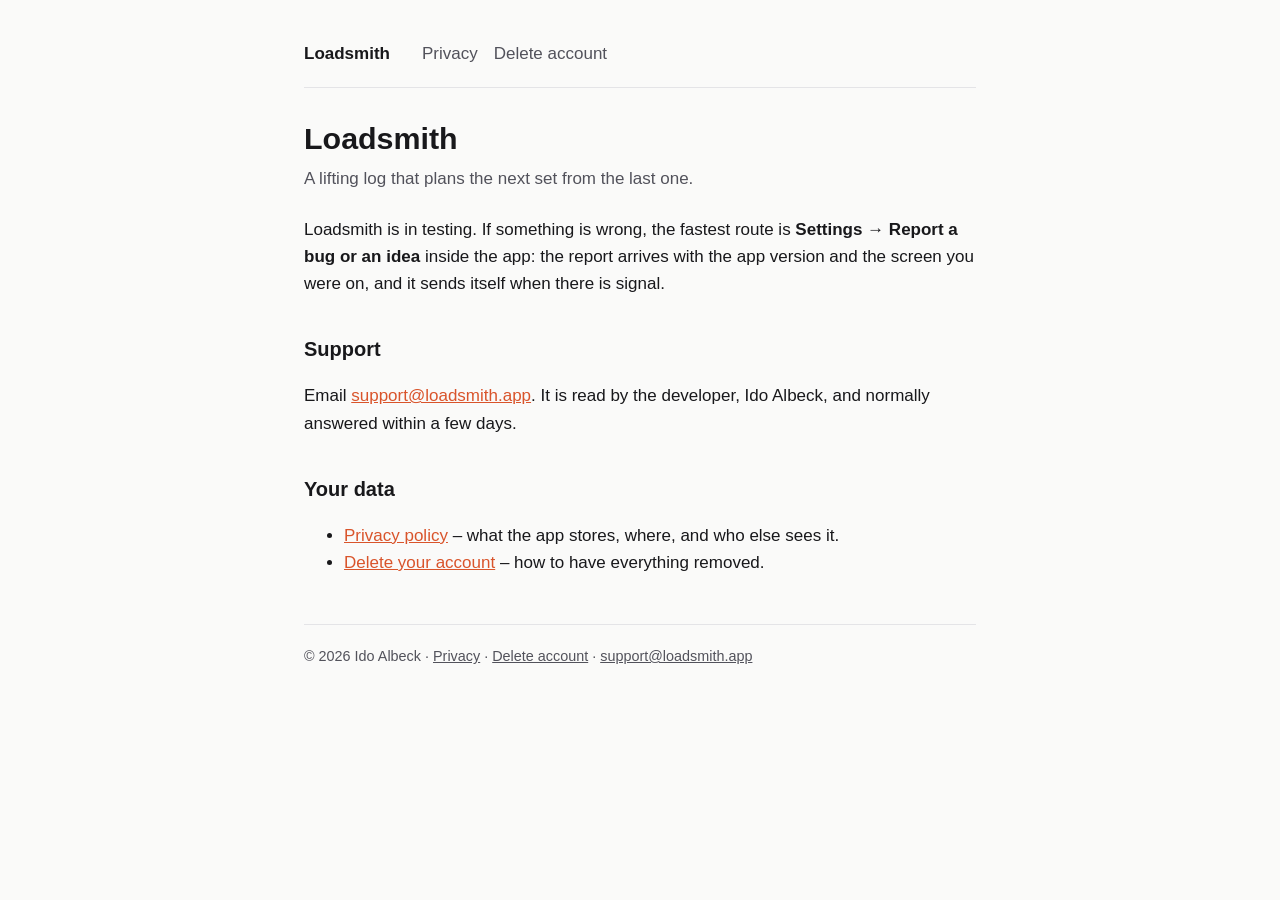
<file: index.html>
<!doctype html>
<html lang="en">
<head>
<meta charset="utf-8">
<meta name="viewport" content="width=device-width, initial-scale=1">
<title>Loadsmith – Support</title>
<meta name="description" content="Support, privacy and account deletion for the Loadsmith lifting log.">
<link rel="stylesheet" href="/style.css">
</head>
<body>
<main>
<header class="site">
  <a href="/">Loadsmith</a>
  <nav><a href="/privacy/">Privacy</a><a href="/delete-account/">Delete account</a></nav>
</header>

<h1>Loadsmith</h1>
<p class="meta">A lifting log that plans the next set from the last one.</p>

<p>Loadsmith is in testing. If something is wrong, the fastest route is <strong>Settings → Report a bug or an idea</strong> inside the app: the report arrives with the app version and the screen you were on, and it sends itself when there is signal.</p>

<h2>Support</h2>
<p>Email <a href="mailto:support@loadsmith.app">support@loadsmith.app</a>. It is read by the developer, Ido Albeck, and normally answered within a few days.</p>

<h2>Your data</h2>
<ul>
  <li><a href="/privacy/">Privacy policy</a> – what the app stores, where, and who else sees it.</li>
  <li><a href="/delete-account/">Delete your account</a> – how to have everything removed.</li>
</ul>

<footer>
  © 2026 Ido Albeck · <a href="/privacy/">Privacy</a> · <a href="/delete-account/">Delete account</a> · <a href="mailto:support@loadsmith.app">support@loadsmith.app</a>
</footer>
</main>
</body>
</html>
</file>
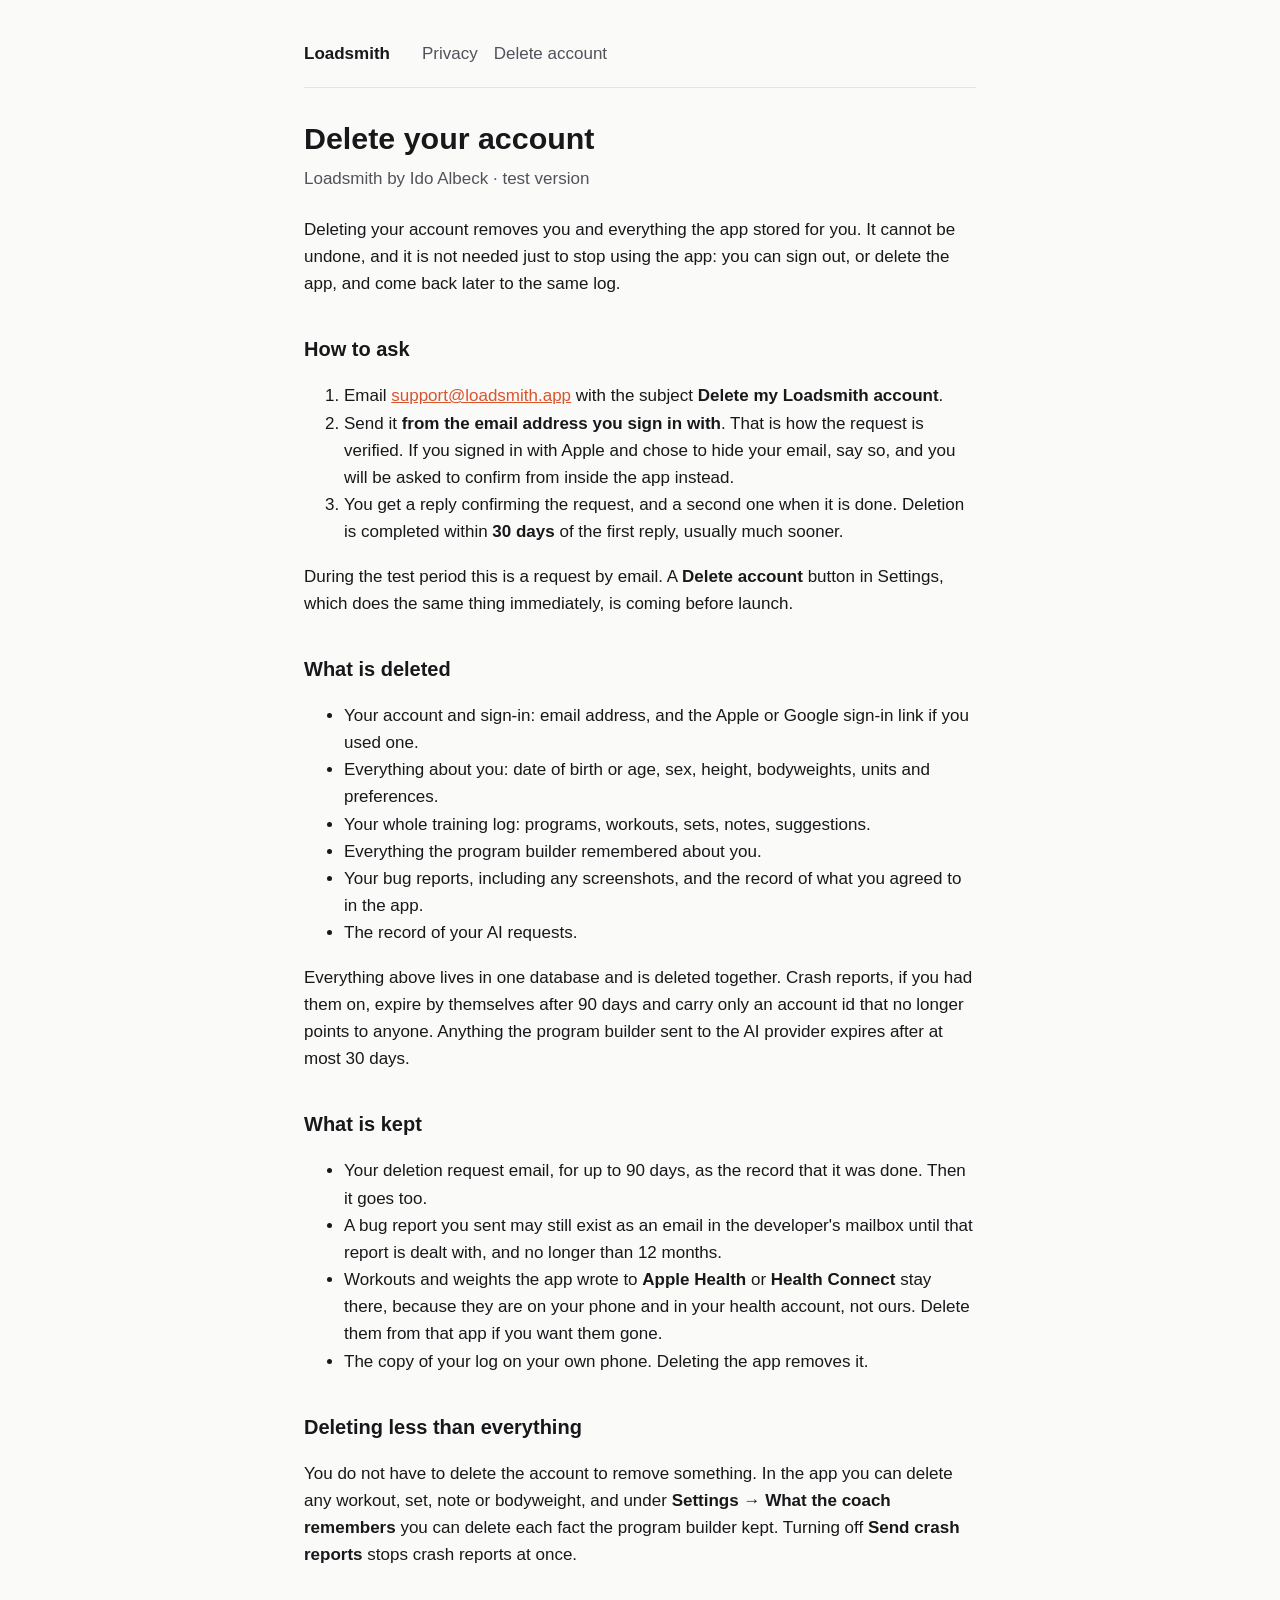
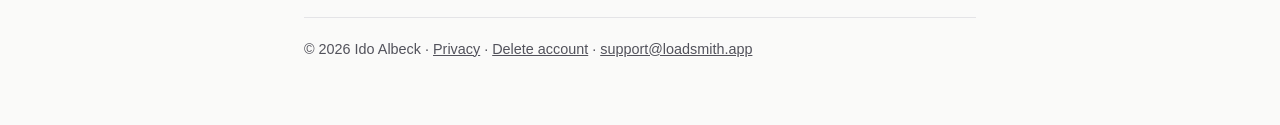
<file: delete-account/index.html>
<!doctype html>
<html lang="en">
<head>
<meta charset="utf-8">
<meta name="viewport" content="width=device-width, initial-scale=1">
<title>Loadsmith – Delete your account</title>
<meta name="description" content="How to delete your Loadsmith account and everything stored with it.">
<link rel="stylesheet" href="/style.css">
</head>
<body>
<main>
<header class="site">
  <a href="/">Loadsmith</a>
  <nav><a href="/privacy/">Privacy</a><a href="/delete-account/">Delete account</a></nav>
</header>

<h1>Delete your account</h1>
<p class="meta">Loadsmith by Ido Albeck · test version</p>

<p>Deleting your account removes you and everything the app stored for you. It cannot be undone, and it is not needed just to stop using the app: you can sign out, or delete the app, and come back later to the same log.</p>

<h2>How to ask</h2>
<ol>
  <li>Email <a href="mailto:support@loadsmith.app?subject=Delete%20my%20Loadsmith%20account">support@loadsmith.app</a> with the subject <strong>Delete my Loadsmith account</strong>.</li>
  <li>Send it <strong>from the email address you sign in with</strong>. That is how the request is verified. If you signed in with Apple and chose to hide your email, say so, and you will be asked to confirm from inside the app instead.</li>
  <li>You get a reply confirming the request, and a second one when it is done. Deletion is completed within <strong>30 days</strong> of the first reply, usually much sooner.</li>
</ol>
<p>During the test period this is a request by email. A <strong>Delete account</strong> button in Settings, which does the same thing immediately, is coming before launch.</p>

<h2>What is deleted</h2>
<ul>
  <li>Your account and sign-in: email address, and the Apple or Google sign-in link if you used one.</li>
  <li>Everything about you: date of birth or age, sex, height, bodyweights, units and preferences.</li>
  <li>Your whole training log: programs, workouts, sets, notes, suggestions.</li>
  <li>Everything the program builder remembered about you.</li>
  <li>Your bug reports, including any screenshots, and the record of what you agreed to in the app.</li>
  <li>The record of your AI requests.</li>
</ul>
<p>Everything above lives in one database and is deleted together. Crash reports, if you had them on, expire by themselves after 90 days and carry only an account id that no longer points to anyone. Anything the program builder sent to the AI provider expires after at most 30 days.</p>

<h2>What is kept</h2>
<ul>
  <li>Your deletion request email, for up to 90 days, as the record that it was done. Then it goes too.</li>
  <li>A bug report you sent may still exist as an email in the developer's mailbox until that report is dealt with, and no longer than 12 months.</li>
  <li>Workouts and weights the app wrote to <strong>Apple Health</strong> or <strong>Health Connect</strong> stay there, because they are on your phone and in your health account, not ours. Delete them from that app if you want them gone.</li>
  <li>The copy of your log on your own phone. Deleting the app removes it.</li>
</ul>

<h2>Deleting less than everything</h2>
<p>You do not have to delete the account to remove something. In the app you can delete any workout, set, note or bodyweight, and under <strong>Settings → What the coach remembers</strong> you can delete each fact the program builder kept. Turning off <strong>Send crash reports</strong> stops crash reports at once.</p>

<footer>
  © 2026 Ido Albeck · <a href="/privacy/">Privacy</a> · <a href="/delete-account/">Delete account</a> · <a href="mailto:support@loadsmith.app">support@loadsmith.app</a>
</footer>
</main>
</body>
</html>
</file>
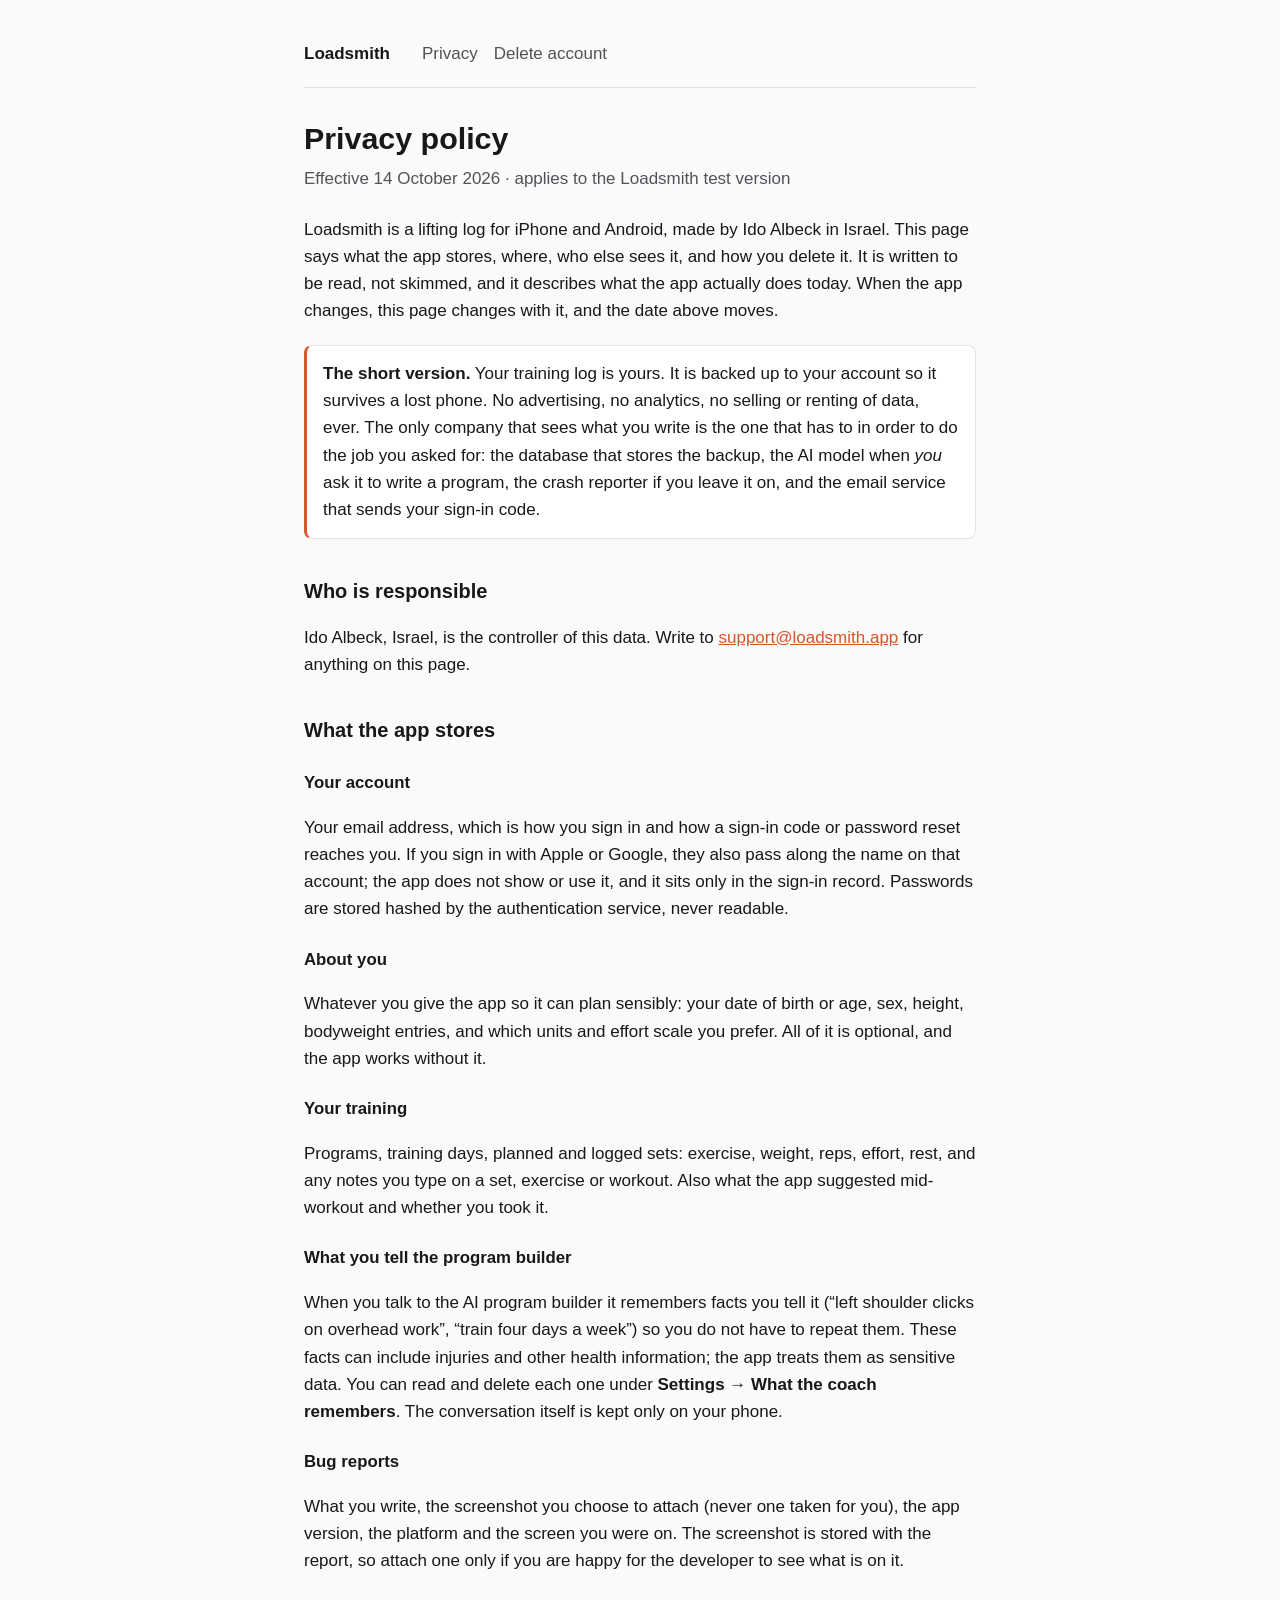
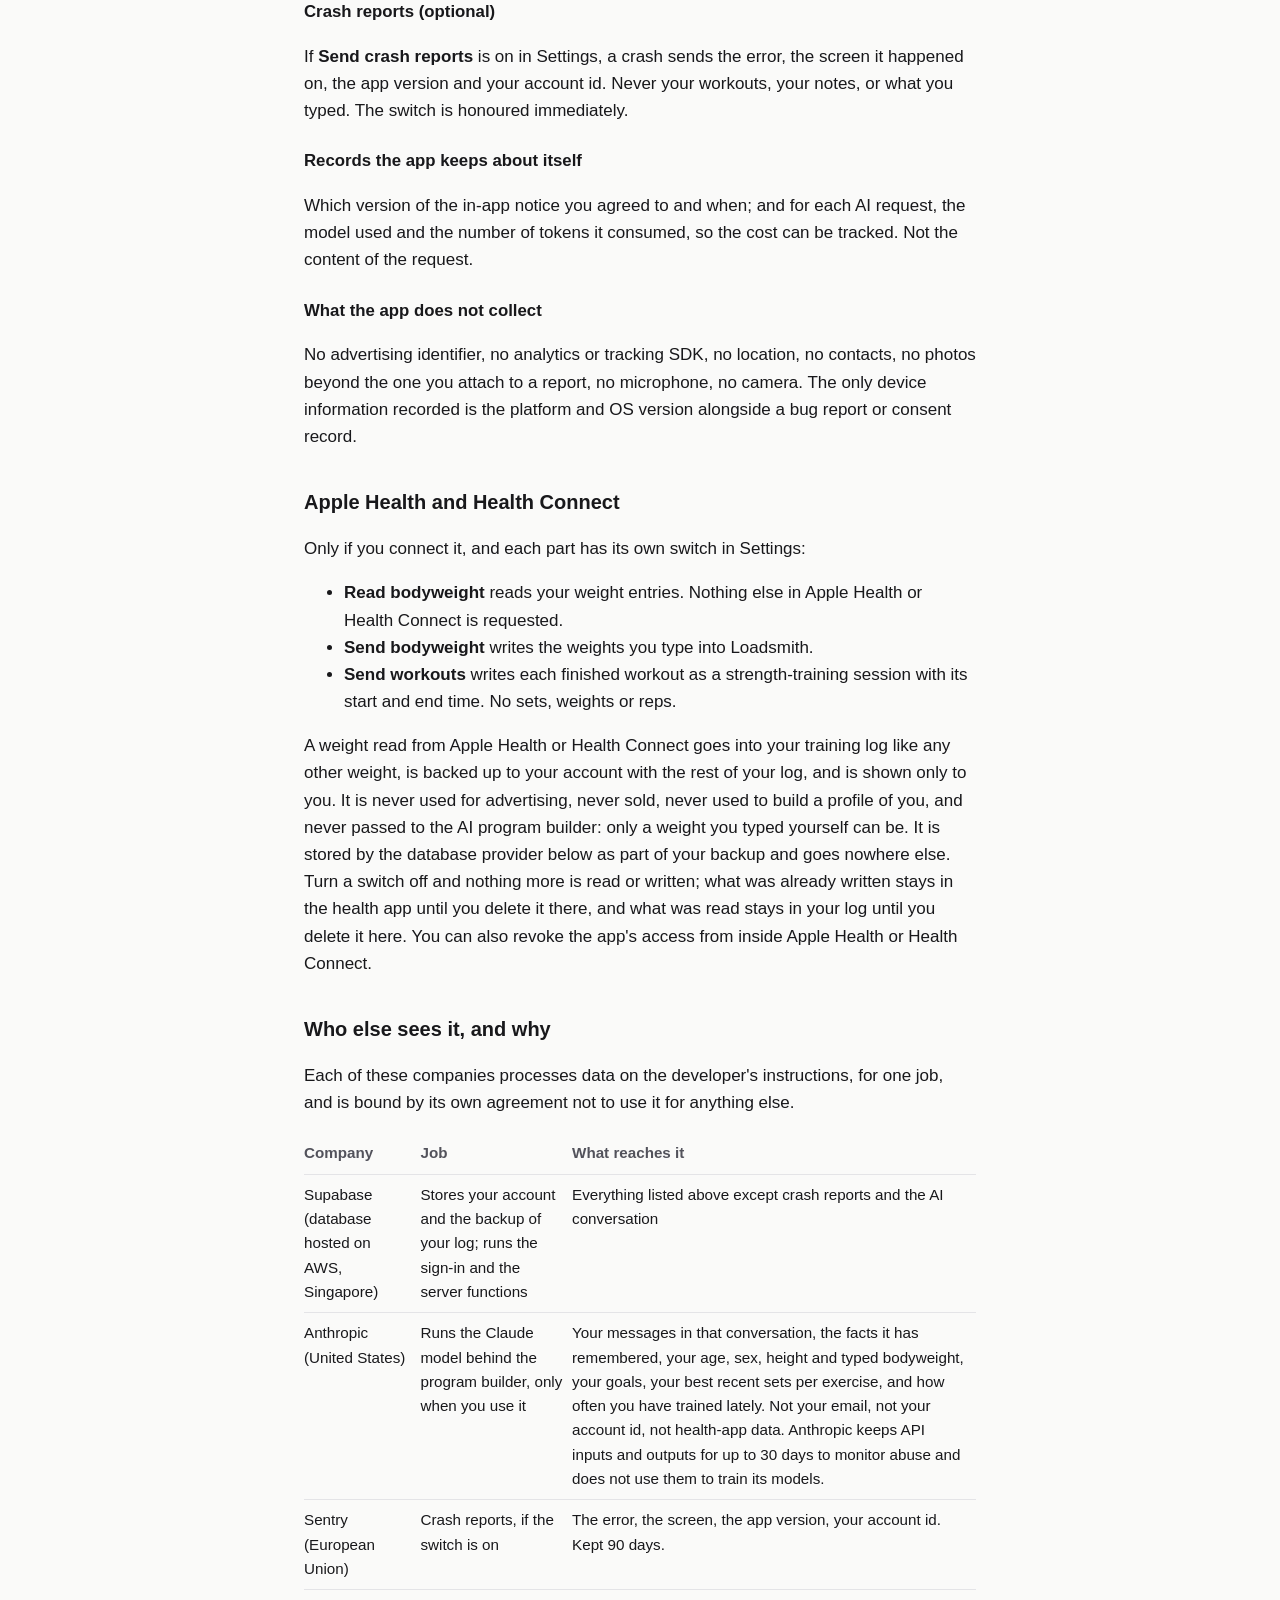
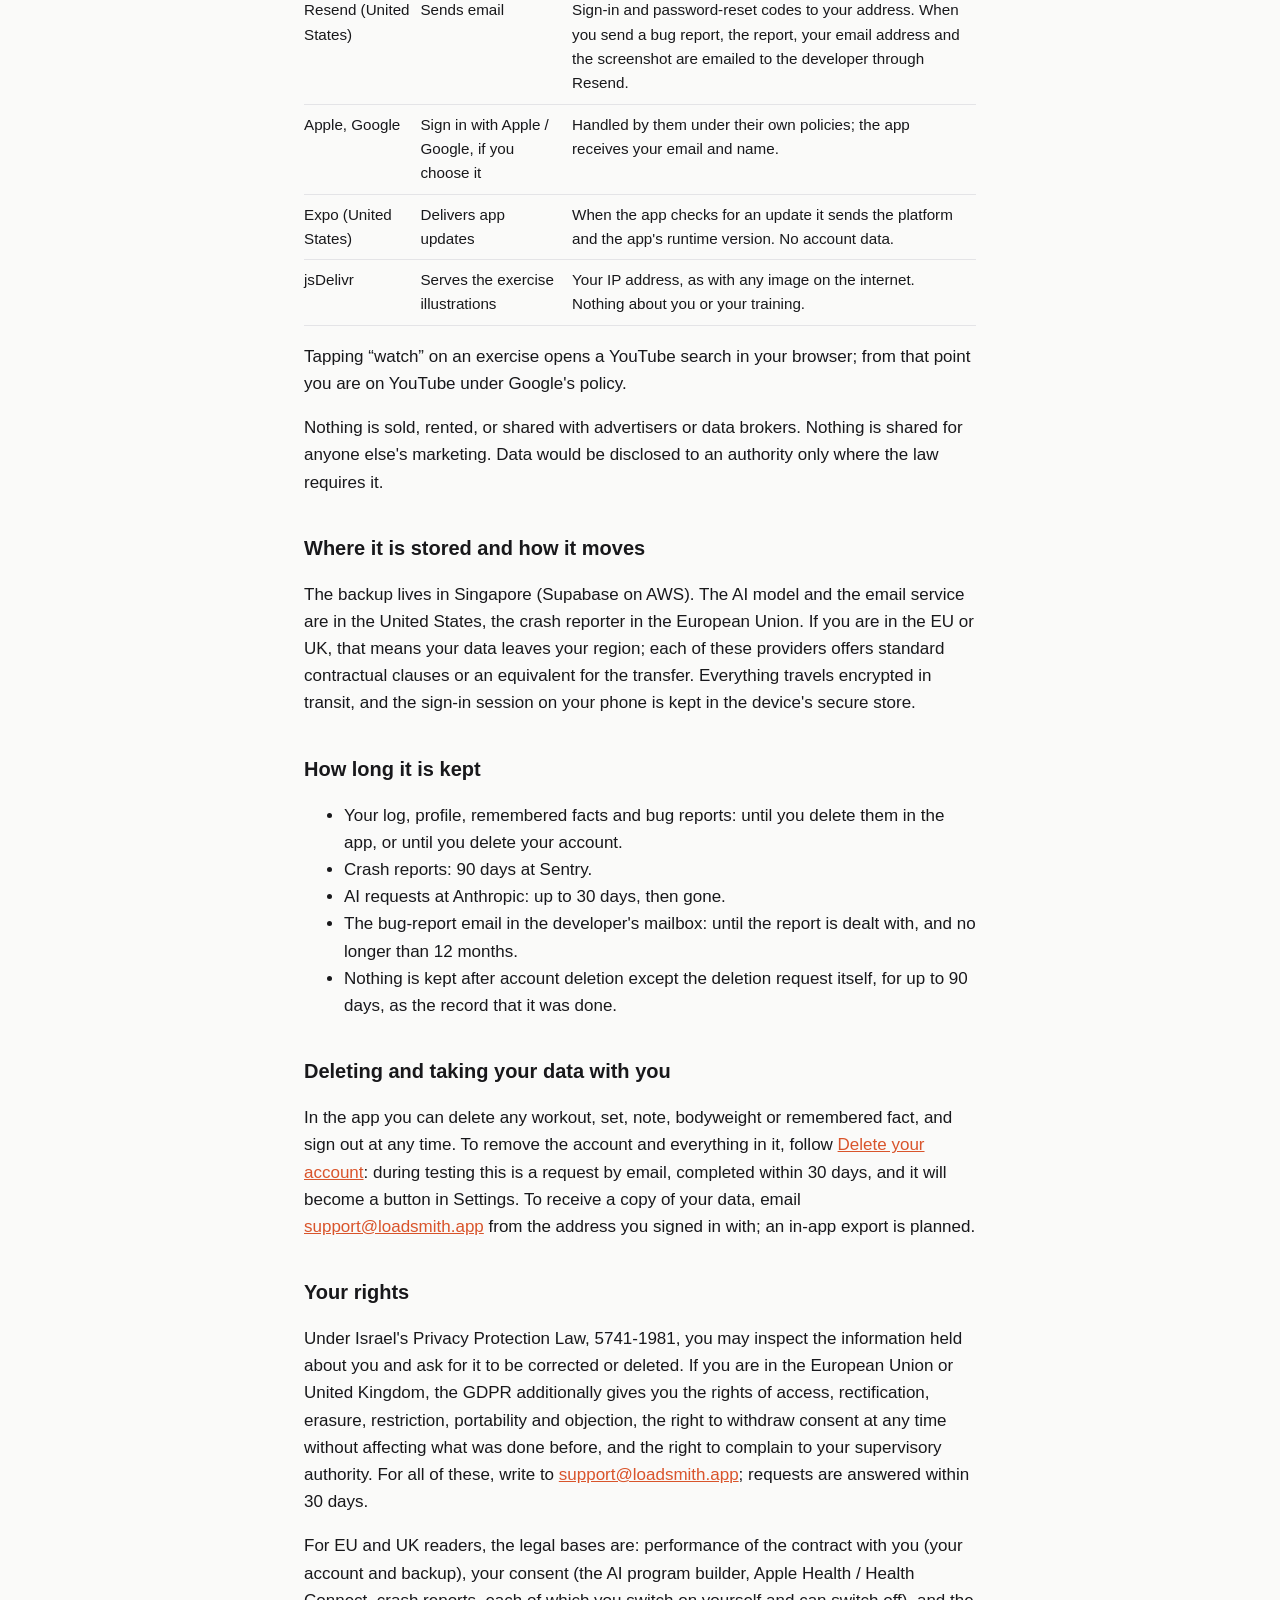
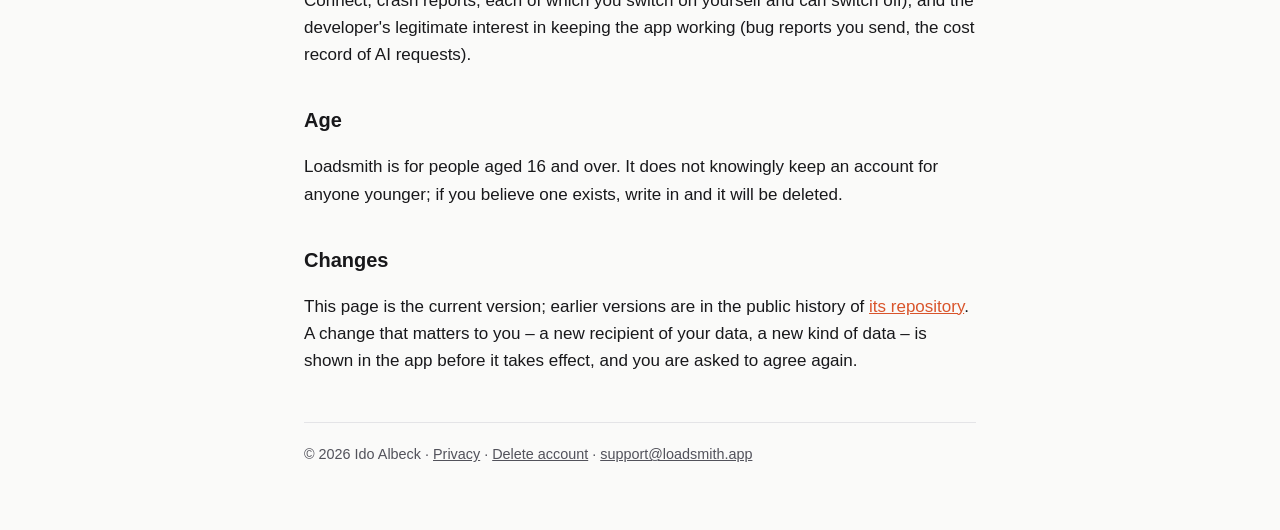
<file: privacy/index.html>
<!doctype html>
<html lang="en">
<head>
<meta charset="utf-8">
<meta name="viewport" content="width=device-width, initial-scale=1">
<title>Loadsmith – Privacy policy</title>
<meta name="description" content="What Loadsmith stores, where it is stored, who else sees it, and how to delete it.">
<link rel="stylesheet" href="/style.css">
</head>
<body>
<main>
<header class="site">
  <a href="/">Loadsmith</a>
  <nav><a href="/privacy/">Privacy</a><a href="/delete-account/">Delete account</a></nav>
</header>

<h1>Privacy policy</h1>
<p class="meta">Effective 14 October 2026 · applies to the Loadsmith test version</p>

<p>Loadsmith is a lifting log for iPhone and Android, made by Ido Albeck in Israel. This page says what the app stores, where, who else sees it, and how you delete it. It is written to be read, not skimmed, and it describes what the app actually does today. When the app changes, this page changes with it, and the date above moves.</p>

<div class="note">
<strong>The short version.</strong> Your training log is yours. It is backed up to your account so it survives a lost phone. No advertising, no analytics, no selling or renting of data, ever. The only company that sees what you write is the one that has to in order to do the job you asked for: the database that stores the backup, the AI model when <em>you</em> ask it to write a program, the crash reporter if you leave it on, and the email service that sends your sign-in code.
</div>

<h2>Who is responsible</h2>
<p>Ido Albeck, Israel, is the controller of this data. Write to <a href="mailto:support@loadsmith.app">support@loadsmith.app</a> for anything on this page.</p>

<h2>What the app stores</h2>

<h3>Your account</h3>
<p>Your email address, which is how you sign in and how a sign-in code or password reset reaches you. If you sign in with Apple or Google, they also pass along the name on that account; the app does not show or use it, and it sits only in the sign-in record. Passwords are stored hashed by the authentication service, never readable.</p>

<h3>About you</h3>
<p>Whatever you give the app so it can plan sensibly: your date of birth or age, sex, height, bodyweight entries, and which units and effort scale you prefer. All of it is optional, and the app works without it.</p>

<h3>Your training</h3>
<p>Programs, training days, planned and logged sets: exercise, weight, reps, effort, rest, and any notes you type on a set, exercise or workout. Also what the app suggested mid-workout and whether you took it.</p>

<h3>What you tell the program builder</h3>
<p>When you talk to the AI program builder it remembers facts you tell it (“left shoulder clicks on overhead work”, “train four days a week”) so you do not have to repeat them. These facts can include injuries and other health information; the app treats them as sensitive data. You can read and delete each one under <strong>Settings → What the coach remembers</strong>. The conversation itself is kept only on your phone.</p>

<h3>Bug reports</h3>
<p>What you write, the screenshot you choose to attach (never one taken for you), the app version, the platform and the screen you were on. The screenshot is stored with the report, so attach one only if you are happy for the developer to see what is on it.</p>

<h3>Crash reports (optional)</h3>
<p>If <strong>Send crash reports</strong> is on in Settings, a crash sends the error, the screen it happened on, the app version and your account id. Never your workouts, your notes, or what you typed. The switch is honoured immediately.</p>

<h3>Records the app keeps about itself</h3>
<p>Which version of the in-app notice you agreed to and when; and for each AI request, the model used and the number of tokens it consumed, so the cost can be tracked. Not the content of the request.</p>

<h3>What the app does not collect</h3>
<p>No advertising identifier, no analytics or tracking SDK, no location, no contacts, no photos beyond the one you attach to a report, no microphone, no camera. The only device information recorded is the platform and OS version alongside a bug report or consent record.</p>

<h2>Apple Health and Health Connect</h2>
<p>Only if you connect it, and each part has its own switch in Settings:</p>
<ul>
  <li><strong>Read bodyweight</strong> reads your weight entries. Nothing else in Apple Health or Health Connect is requested.</li>
  <li><strong>Send bodyweight</strong> writes the weights you type into Loadsmith.</li>
  <li><strong>Send workouts</strong> writes each finished workout as a strength-training session with its start and end time. No sets, weights or reps.</li>
</ul>
<p>A weight read from Apple Health or Health Connect goes into your training log like any other weight, is backed up to your account with the rest of your log, and is shown only to you. It is never used for advertising, never sold, never used to build a profile of you, and never passed to the AI program builder: only a weight you typed yourself can be. It is stored by the database provider below as part of your backup and goes nowhere else. Turn a switch off and nothing more is read or written; what was already written stays in the health app until you delete it there, and what was read stays in your log until you delete it here. You can also revoke the app's access from inside Apple Health or Health Connect.</p>

<h2>Who else sees it, and why</h2>
<p>Each of these companies processes data on the developer's instructions, for one job, and is bound by its own agreement not to use it for anything else.</p>
<table>
<thead><tr><th>Company</th><th>Job</th><th>What reaches it</th></tr></thead>
<tbody>
<tr><td>Supabase (database hosted on AWS, Singapore)</td><td>Stores your account and the backup of your log; runs the sign-in and the server functions</td><td>Everything listed above except crash reports and the AI conversation</td></tr>
<tr><td>Anthropic (United States)</td><td>Runs the Claude model behind the program builder, only when you use it</td><td>Your messages in that conversation, the facts it has remembered, your age, sex, height and typed bodyweight, your goals, your best recent sets per exercise, and how often you have trained lately. Not your email, not your account id, not health-app data. Anthropic keeps API inputs and outputs for up to 30 days to monitor abuse and does not use them to train its models.</td></tr>
<tr><td>Sentry (European Union)</td><td>Crash reports, if the switch is on</td><td>The error, the screen, the app version, your account id. Kept 90 days.</td></tr>
<tr><td>Resend (United States)</td><td>Sends email</td><td>Sign-in and password-reset codes to your address. When you send a bug report, the report, your email address and the screenshot are emailed to the developer through Resend.</td></tr>
<tr><td>Apple, Google</td><td>Sign in with Apple / Google, if you choose it</td><td>Handled by them under their own policies; the app receives your email and name.</td></tr>
<tr><td>Expo (United States)</td><td>Delivers app updates</td><td>When the app checks for an update it sends the platform and the app's runtime version. No account data.</td></tr>
<tr><td>jsDelivr</td><td>Serves the exercise illustrations</td><td>Your IP address, as with any image on the internet. Nothing about you or your training.</td></tr>
</tbody>
</table>
<p>Tapping “watch” on an exercise opens a YouTube search in your browser; from that point you are on YouTube under Google's policy.</p>
<p>Nothing is sold, rented, or shared with advertisers or data brokers. Nothing is shared for anyone else's marketing. Data would be disclosed to an authority only where the law requires it.</p>

<h2>Where it is stored and how it moves</h2>
<p>The backup lives in Singapore (Supabase on AWS). The AI model and the email service are in the United States, the crash reporter in the European Union. If you are in the EU or UK, that means your data leaves your region; each of these providers offers standard contractual clauses or an equivalent for the transfer. Everything travels encrypted in transit, and the sign-in session on your phone is kept in the device's secure store.</p>

<h2>How long it is kept</h2>
<ul>
  <li>Your log, profile, remembered facts and bug reports: until you delete them in the app, or until you delete your account.</li>
  <li>Crash reports: 90 days at Sentry.</li>
  <li>AI requests at Anthropic: up to 30 days, then gone.</li>
  <li>The bug-report email in the developer's mailbox: until the report is dealt with, and no longer than 12 months.</li>
  <li>Nothing is kept after account deletion except the deletion request itself, for up to 90 days, as the record that it was done.</li>
</ul>

<h2>Deleting and taking your data with you</h2>
<p>In the app you can delete any workout, set, note, bodyweight or remembered fact, and sign out at any time. To remove the account and everything in it, follow <a href="/delete-account/">Delete your account</a>: during testing this is a request by email, completed within 30 days, and it will become a button in Settings. To receive a copy of your data, email <a href="mailto:support@loadsmith.app">support@loadsmith.app</a> from the address you signed in with; an in-app export is planned.</p>

<h2>Your rights</h2>
<p>Under Israel's Privacy Protection Law, 5741-1981, you may inspect the information held about you and ask for it to be corrected or deleted. If you are in the European Union or United Kingdom, the GDPR additionally gives you the rights of access, rectification, erasure, restriction, portability and objection, the right to withdraw consent at any time without affecting what was done before, and the right to complain to your supervisory authority. For all of these, write to <a href="mailto:support@loadsmith.app">support@loadsmith.app</a>; requests are answered within 30 days.</p>
<p>For EU and UK readers, the legal bases are: performance of the contract with you (your account and backup), your consent (the AI program builder, Apple Health / Health Connect, crash reports, each of which you switch on yourself and can switch off), and the developer's legitimate interest in keeping the app working (bug reports you send, the cost record of AI requests).</p>

<h2>Age</h2>
<p>Loadsmith is for people aged 16 and over. It does not knowingly keep an account for anyone younger; if you believe one exists, write in and it will be deleted.</p>

<h2>Changes</h2>
<p>This page is the current version; earlier versions are in the public history of <a href="https://github.com/IdoA2810/loadsmith-site">its repository</a>. A change that matters to you – a new recipient of your data, a new kind of data – is shown in the app before it takes effect, and you are asked to agree again.</p>

<footer>
  © 2026 Ido Albeck · <a href="/privacy/">Privacy</a> · <a href="/delete-account/">Delete account</a> · <a href="mailto:support@loadsmith.app">support@loadsmith.app</a>
</footer>
</main>
</body>
</html>
</file>
<file: style.css>
:root {
  --bg: #fafaf9;
  --card: #ffffff;
  --text: #18181b;
  --muted: #52525b;
  --rule: #e4e4e7;
  --accent: #d9542b;
  color-scheme: light dark;
}
@media (prefers-color-scheme: dark) {
  :root {
    --bg: #09090b;
    --card: #141417;
    --text: #f4f4f5;
    --muted: #a1a1aa;
    --rule: #27272a;
    --accent: #ff6b3d;
  }
}
* { box-sizing: border-box; }
html { -webkit-text-size-adjust: 100%; }
body {
  margin: 0;
  background: var(--bg);
  color: var(--text);
  font: 17px/1.6 -apple-system, BlinkMacSystemFont, "Segoe UI", Roboto, Helvetica, Arial, sans-serif;
}
main {
  max-width: 44rem;
  margin: 0 auto;
  padding: 2.5rem 1rem 4rem;
}
header.site {
  display: flex;
  align-items: baseline;
  gap: 1rem;
  padding-bottom: 1.25rem;
  border-bottom: 1px solid var(--rule);
  margin-bottom: 2rem;
}
header.site a { color: var(--text); text-decoration: none; font-weight: 700; }
header.site nav a { color: var(--muted); font-weight: 400; margin-left: 1rem; }
h1 { font-size: 1.9rem; line-height: 1.2; margin: 0 0 0.5rem; }
h2 { font-size: 1.25rem; margin: 2.25rem 0 0.5rem; }
h3 { font-size: 1.05rem; margin: 1.5rem 0 0.25rem; }
p, li { color: var(--text); }
.meta { color: var(--muted); margin: 0 0 1.5rem; }
a { color: var(--accent); }
table { border-collapse: collapse; width: 100%; margin: 0.75rem 0 1rem; font-size: 0.95rem; }
th, td { text-align: left; vertical-align: top; padding: 0.5rem 0.6rem 0.5rem 0; border-bottom: 1px solid var(--rule); }
th { color: var(--muted); font-weight: 600; }
.note {
  background: var(--card);
  border: 1px solid var(--rule);
  border-left: 3px solid var(--accent);
  border-radius: 8px;
  padding: 0.9rem 1rem;
  margin: 1.25rem 0;
}
footer { margin-top: 3rem; padding-top: 1.25rem; border-top: 1px solid var(--rule); color: var(--muted); font-size: 0.9rem; }
footer a { color: var(--muted); }
@media (max-width: 480px) {
  body { font-size: 16px; }
  table, thead, tbody, tr, th, td { display: block; }
  thead { display: none; }
  td { border: 0; padding: 0.15rem 0; }
  td + td { color: var(--muted); }
  tr { padding: 0.6rem 0; border-bottom: 1px solid var(--rule); }
}
</file>
